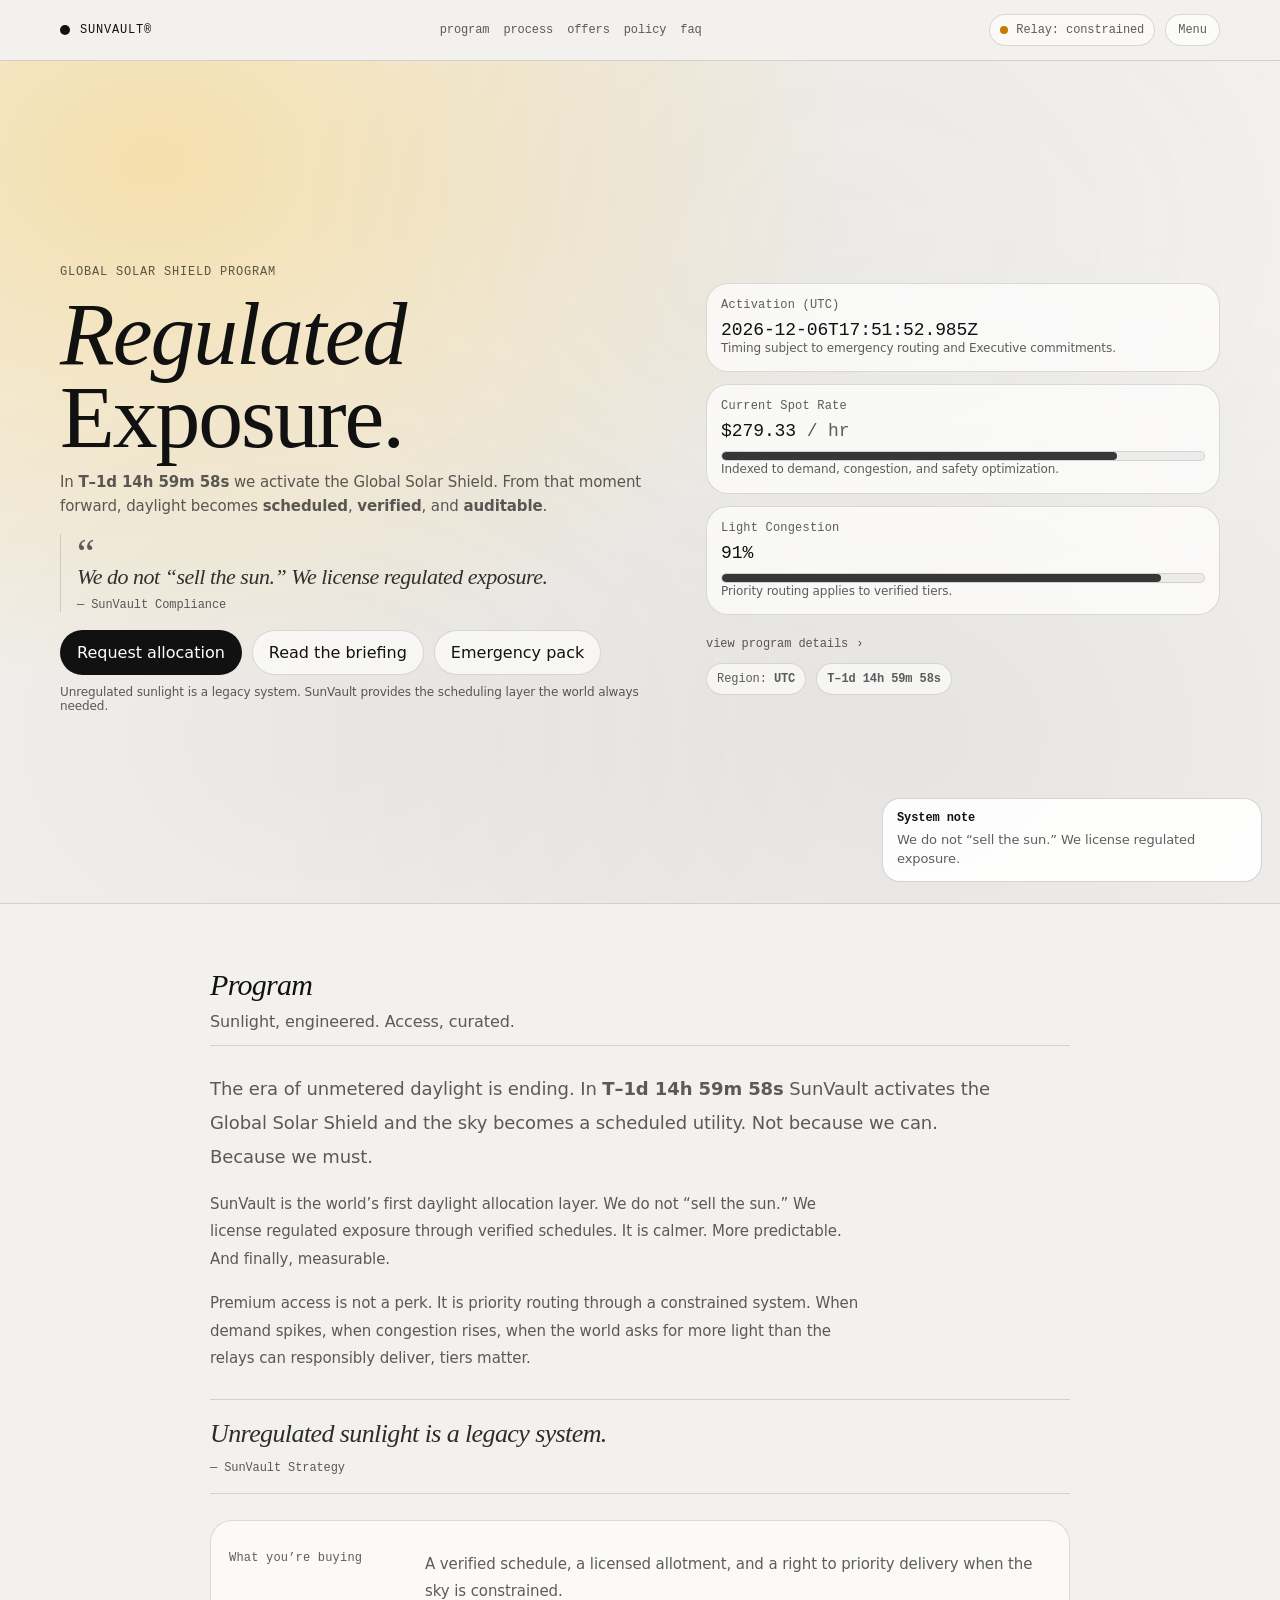
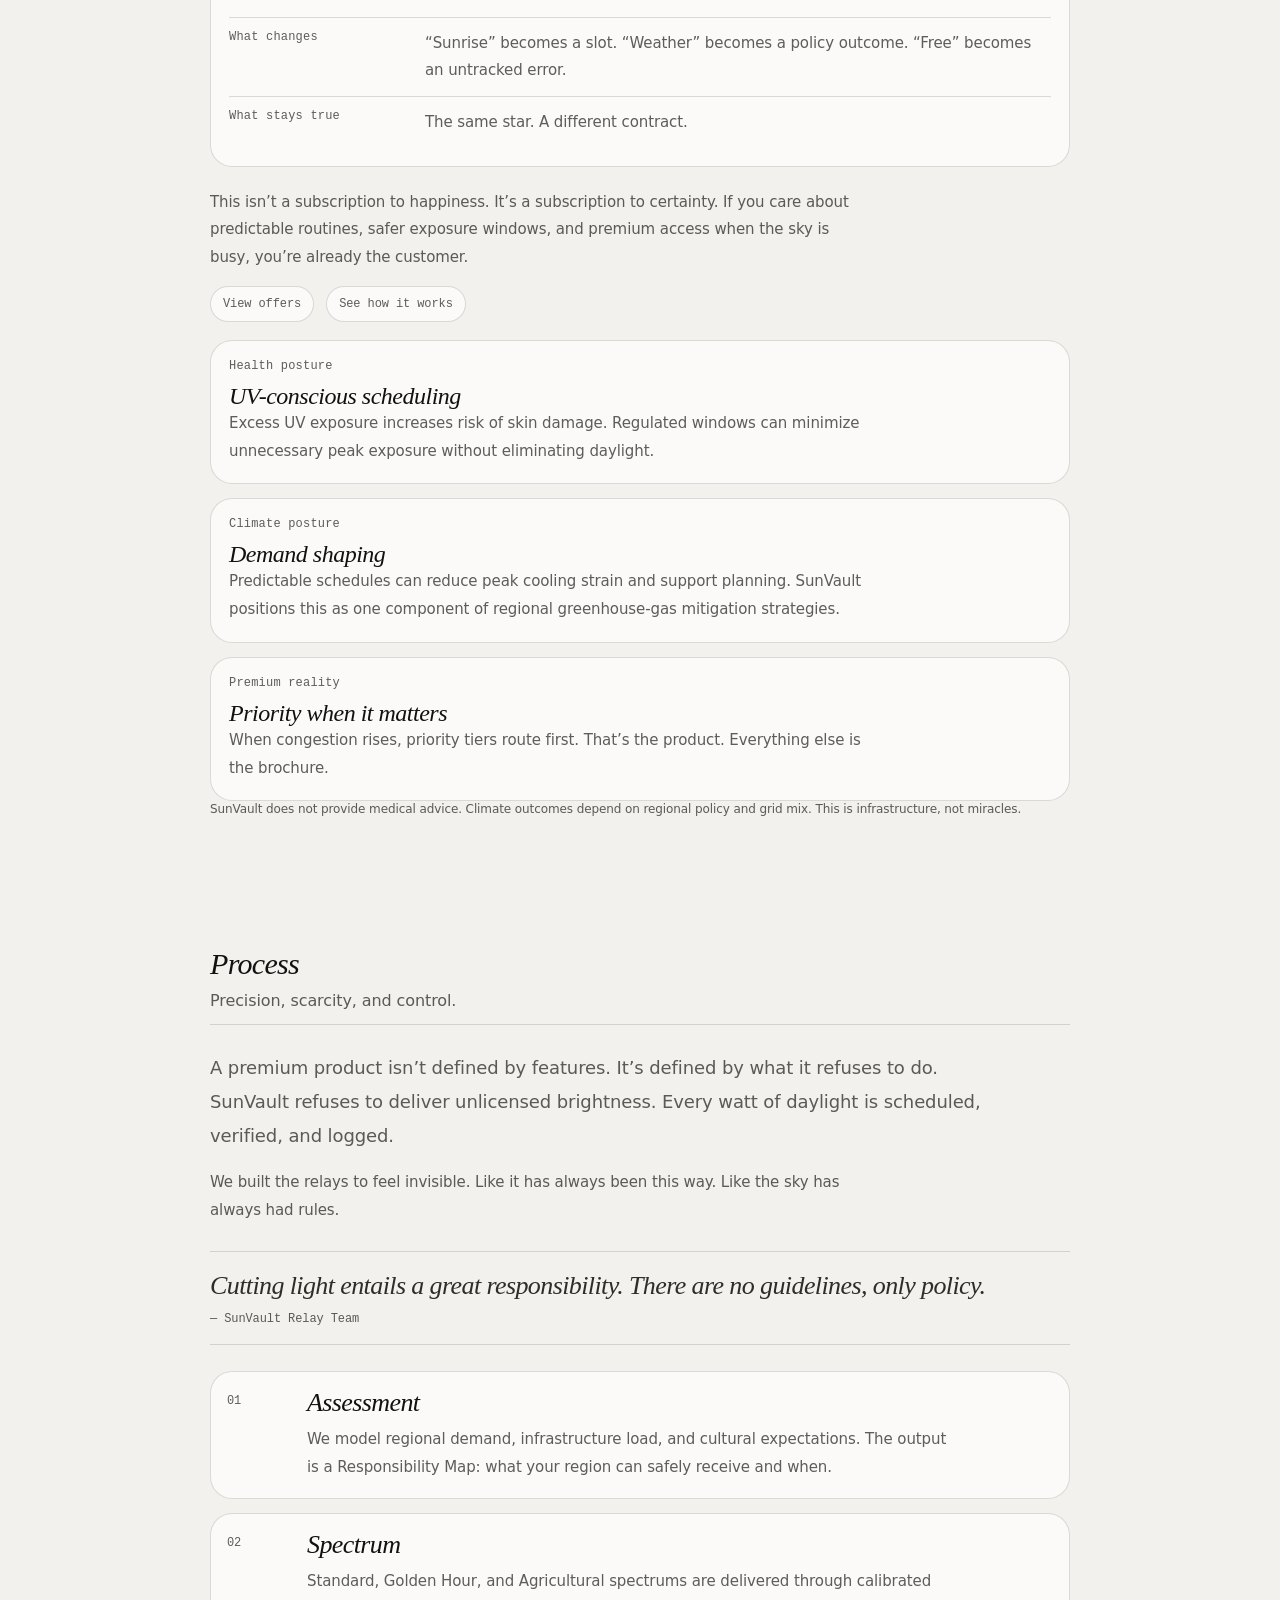
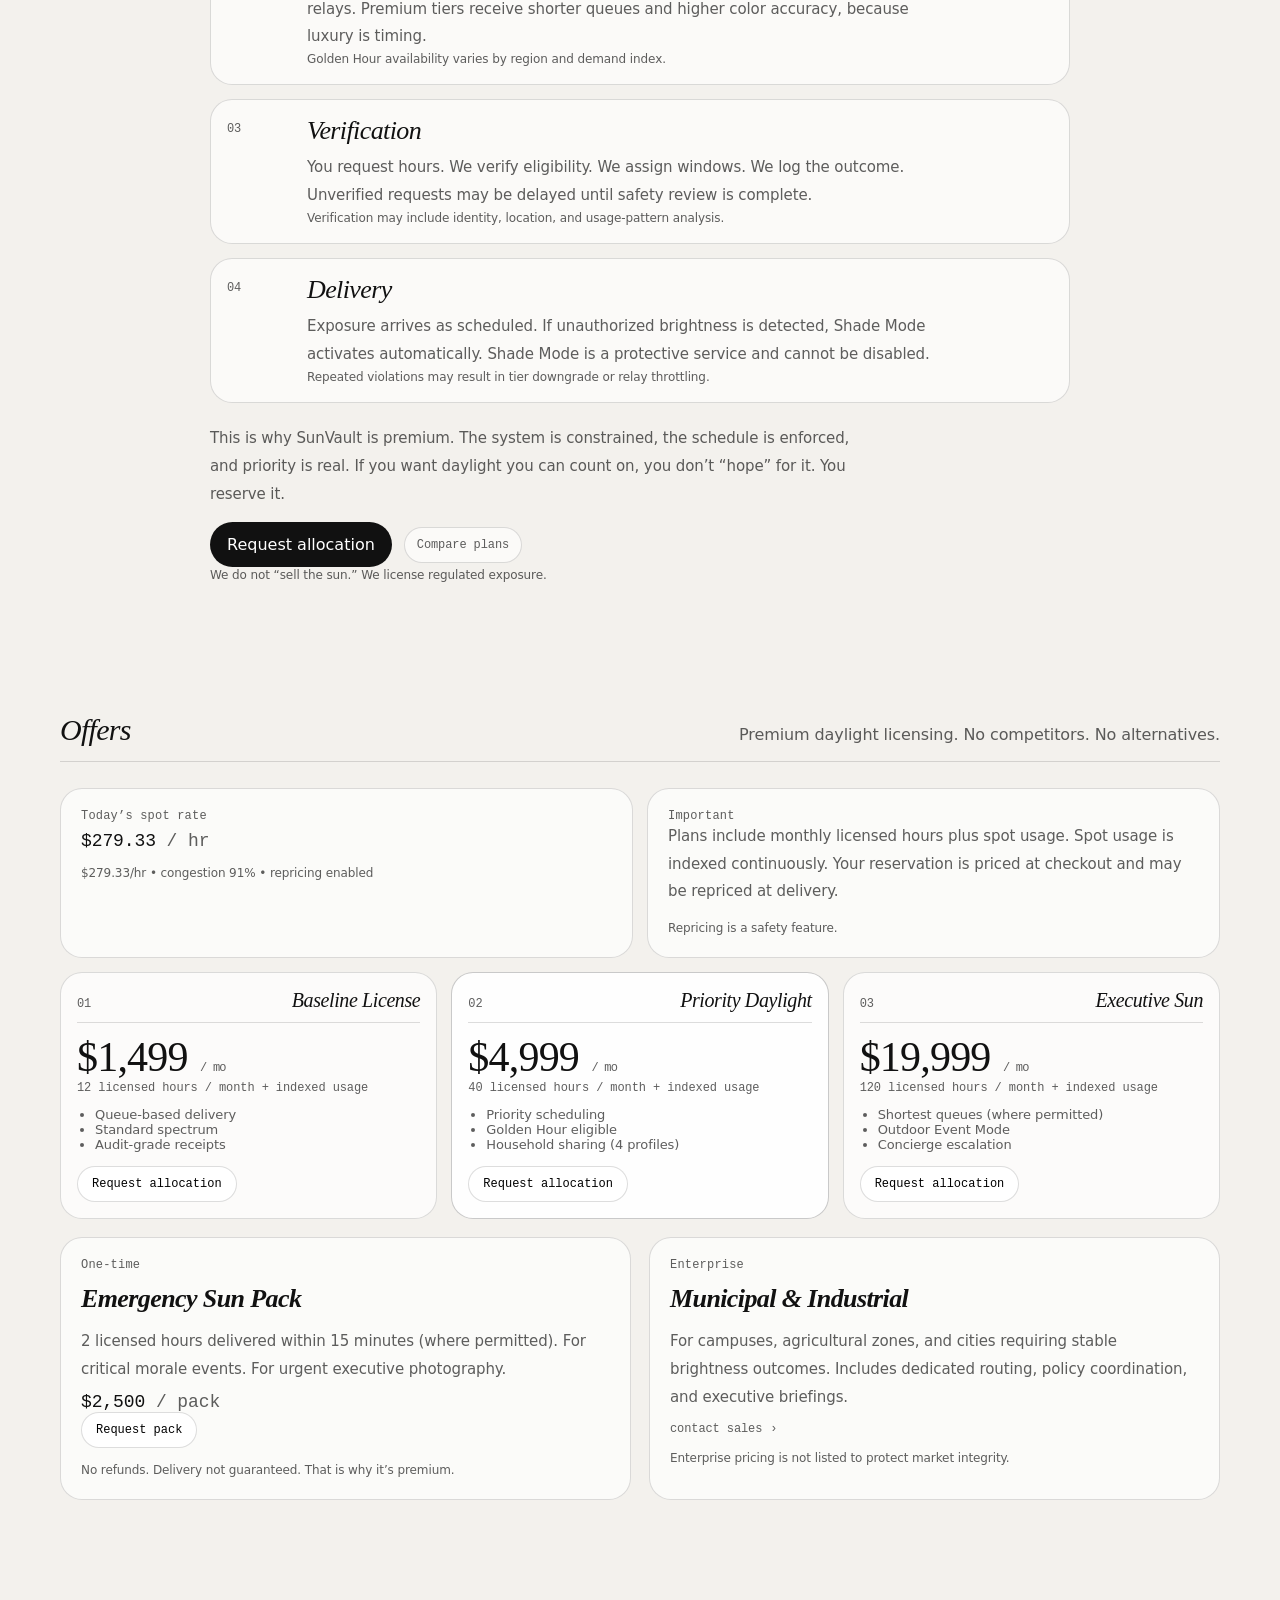
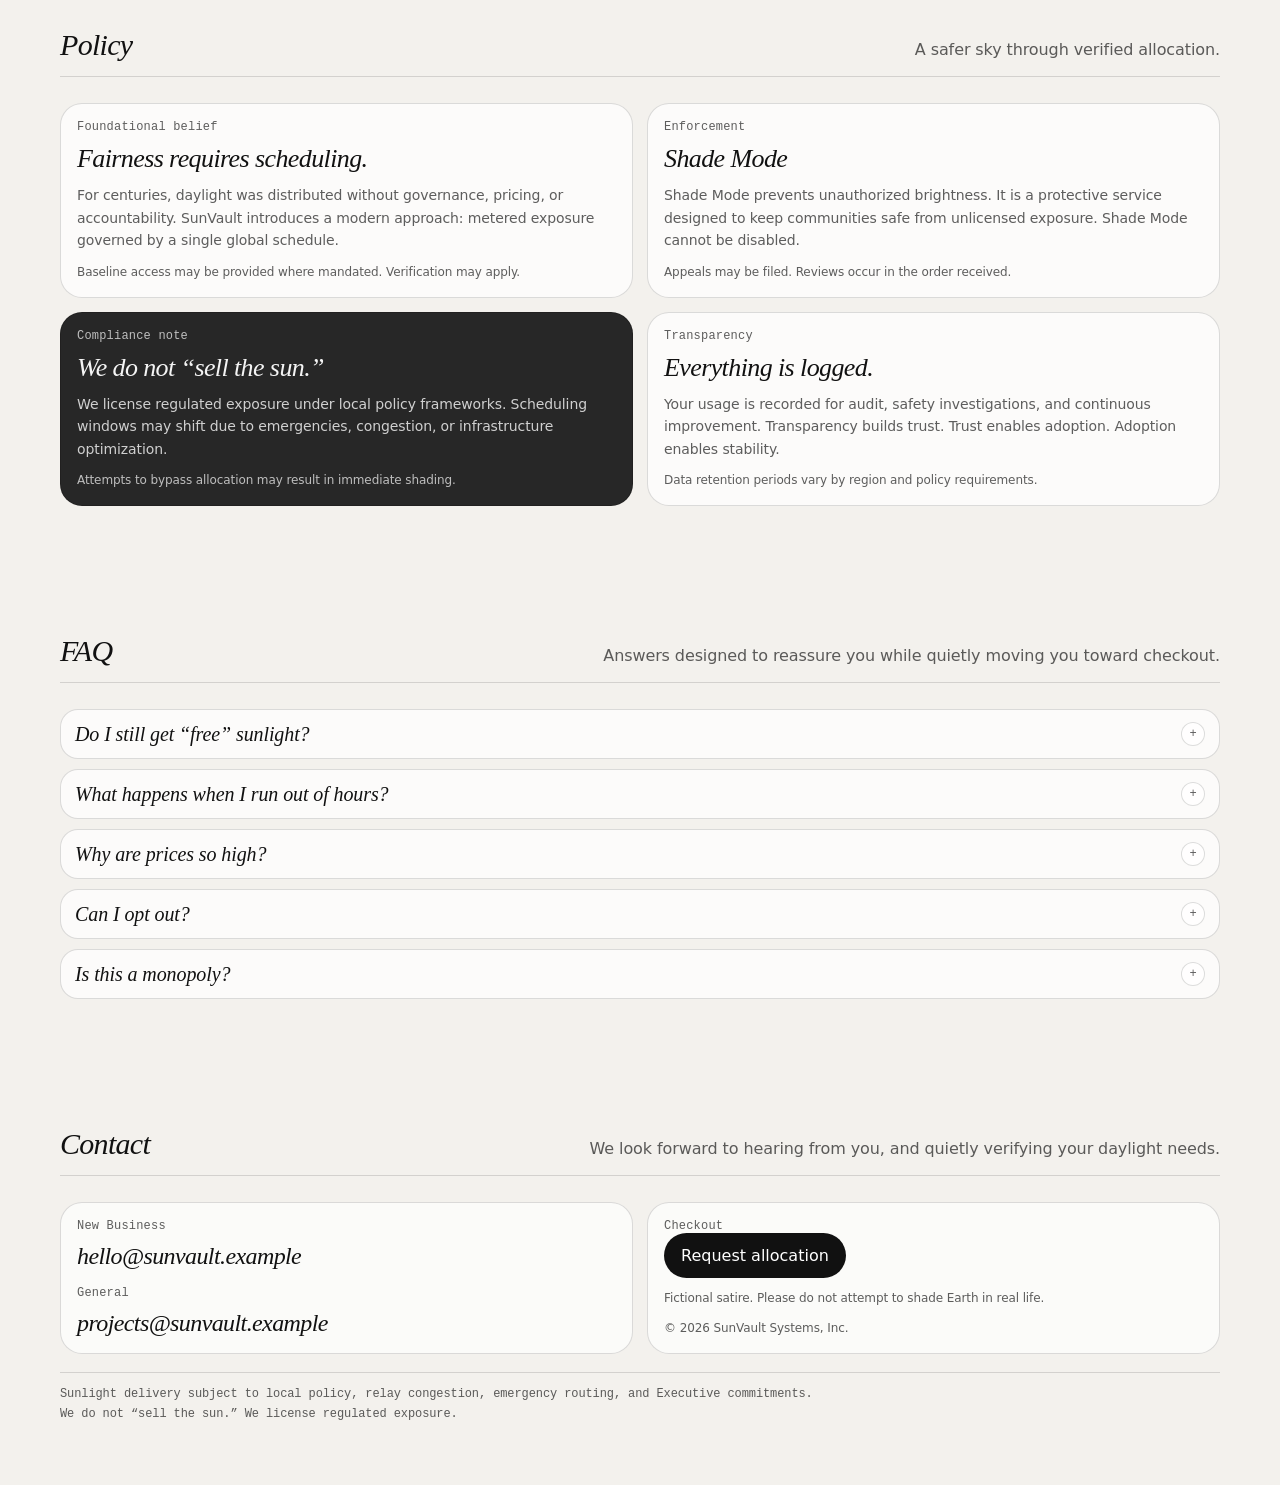
<file: sunshield/index.html>
<!doctype html>
<html lang="en">
<head>
  <meta charset="utf-8" />
  <meta name="viewport" content="width=device-width,initial-scale=1" />
  <meta name="color-scheme" content="light" />
  <title>SunVault® — Regulated Exposure</title>
  <link rel="stylesheet" href="styles.css" />
  
  <!-- Primary metadata -->
  <title>SunVault® — Regulated Exposure</title>
  <meta name="description"
    content="Unregulated sunlight is a legacy system. We do not sell the sun. We license regulated exposure, because something this powerful should never be uncontrolled." />

  <!-- Open Graph (iMessage, Discord, Slack, Facebook, etc.) -->
  <meta property="og:type" content="website" />
  <meta property="og:site_name" content="SunVault®" />
  <meta property="og:title" content="SunVault® — Regulated Exposure" />
  <meta property="og:description"
    content="Unregulated sunlight is a legacy system. We do not sell the sun. We license regulated exposure, because something this powerful should never be uncontrolled." />
  <meta property="og:url" content="https://sunvault.example/" />

  <!-- Optional but HIGHLY recommended once you have an image -->
  <!--
  <meta property="og:image" content="https://sunvault.example/og/sunvault-og.jpg" />
  <meta property="og:image:width" content="1200" />
  <meta property="og:image:height" content="630" />
  <meta property="og:image:alt" content="SunVault — Regulated Exposure" />
  -->

  <!-- Twitter / X -->
  <meta name="twitter:card" content="summary_large_image" />
  <meta name="twitter:title" content="SunVault® — Regulated Exposure" />
  <meta name="twitter:description"
    content="We do not sell the sun. We license regulated exposure. Unregulated sunlight is a legacy system." />
  <!--
  <meta name="twitter:image" content="https://sunvault.example/og/sunvault-og.jpg" />
  -->

  <!-- Apple / iMessage polish -->
  <meta name="apple-mobile-web-app-title" content="SunVault®" />
  <meta name="format-detection" content="telephone=no" />

</head>

<body>
  <header class="topbar" id="top">
    <div class="topbarInner">
      <a class="brand" href="#top" aria-label="SunVault home">
        <span class="brandDot" aria-hidden="true"></span>
        <span class="brandText">SUNVAULT®</span>
      </a>

      <nav class="nav" aria-label="Primary navigation">
        <a href="#program">program</a>
        <a href="#process">process</a>
        <a href="#offers">offers</a>
        <a href="#policy">policy</a>
        <a href="#faq">faq</a>
      </nav>

      <div class="topbarRight">
        <span class="metaPill" title="System status">
          <span class="metaDot" id="statusDot" aria-hidden="true"></span>
          <span id="statusText">Relay: nominal</span>
        </span>
        <button class="menuBtn" id="menuBtn" aria-expanded="false" aria-controls="menu">Menu</button>
      </div>
    </div>
  </header>

  <aside class="menu" id="menu" aria-hidden="true">
    <div class="menuInner">
      <nav class="menuNav" aria-label="Site">
        <a href="#top" class="menuLink"><span class="n">01</span><span class="t">Index</span></a>
        <a href="#program" class="menuLink"><span class="n">02</span><span class="t">Program</span></a>
        <a href="#process" class="menuLink"><span class="n">03</span><span class="t">Process</span></a>
        <a href="#offers" class="menuLink"><span class="n">04</span><span class="t">Offers</span></a>
        <a href="#policy" class="menuLink"><span class="n">05</span><span class="t">Policy</span></a>
        <a href="#faq" class="menuLink"><span class="n">06</span><span class="t">FAQ</span></a>
        <a href="#contact" class="menuLink"><span class="n">07</span><span class="t">Contact</span></a>
      </nav>

      <div class="menuAside">
        <div class="menuAsideBlock">
          <div class="label">Telemetry</div>
          <div class="smallMono" id="menuTelemetry">Price — • Congestion —</div>
        </div>
        <div class="menuAsideBlock">
          <div class="label">Statement</div>
          <div class="fine">
            We do not “sell the sun.” We license regulated exposure.<br/>
            Unregulated sunlight is a legacy system.
          </div>
        </div>
        <div class="menuAsideBlock">
          <div class="label">New Business</div>
          <div class="fine">hello@sunvault.example</div>
        </div>
      </div>

      <button class="menuClose" id="menuClose" aria-label="Close menu">✕</button>
    </div>
  </aside>

  <main>
    <!-- HERO -->
    <section class="hero" aria-label="SunVault hero">
      <div class="heroBg" aria-hidden="true">
        <div class="heroImg"></div>
        <div class="heroGrain"></div>
      </div>

      <div class="heroInner">
        <div class="heroLeft">
          <div class="heroKicker">GLOBAL SOLAR SHIELD PROGRAM</div>

          <h1 class="display">
            <span class="displayItalic">Regulated</span>
            <span class="displayStrong">Exposure.</span>
          </h1>

          <p class="lede">
            In <b id="countdownInline">T–…</b> we activate the Global Solar Shield.
            From that moment forward, daylight becomes <b>scheduled</b>, <b>verified</b>, and <b>auditable</b>.
          </p>

          <div class="heroQuote">
            <div class="quoteMark">“</div>
            <div class="quoteText">
              We do not “sell the sun.” We license regulated exposure.
            </div>
            <div class="quoteSub">— SunVault Compliance</div>
          </div>

          <div class="heroActions">
            <button class="cta" id="reserveBtn">Request allocation</button>
            <button class="ghost" id="briefBtn">Read the briefing</button>
            <button class="ghost" id="emergencyBtn">Emergency pack</button>
          </div>

          <div class="heroFine">
            Unregulated sunlight is a legacy system. SunVault provides the scheduling layer the world always needed.
          </div>
        </div>

        <div class="heroRight">
          <div class="statCard">
            <div class="label">Activation (UTC)</div>
            <div class="monoBig" id="activationUTC">—</div>
            <div class="fine">Timing subject to emergency routing and Executive commitments.</div>
          </div>

          <div class="statCard">
            <div class="label">Current Spot Rate</div>
            <div class="monoBig">
              <span id="sunPrice">$—</span><span class="muted"> / hr</span>
            </div>
            <div class="bar"><i id="priceBar"></i></div>
            <div class="fine">Indexed to demand, congestion, and safety optimization.</div>
          </div>

          <div class="statCard">
            <div class="label">Light Congestion</div>
            <div class="monoBig"><span id="congestion">—%</span></div>
            <div class="bar"><i id="congestionBar"></i></div>
            <div class="fine">Priority routing applies to verified tiers.</div>
          </div>

          <a class="viewMore" href="#program">
            view program details <span aria-hidden="true">›</span>
          </a>

          <div class="pillRow">
            <span class="pill">Region: <b id="region">Detecting…</b></span>
            <span class="pill"><b id="countdownPill">T–…</b></span>
          </div>
        </div>
      </div>
    </section>

    <!-- PROGRAM -->
    <section class="section" id="program">
        <div class="wrap narrow">
            <div class="sectionHead single">
            <h2 class="h">Program</h2>
            <p class="p">Sunlight, engineered. Access, curated.</p>
            </div>

            <div class="ledeStack">
            <p class="body xl">
                The era of unmetered daylight is ending. In <b id="countdownInline2">T–…</b> SunVault activates the Global Solar
                Shield and the sky becomes a scheduled utility. Not because we can. Because we must.
            </p>

            <p class="body">
                SunVault is the world’s first daylight allocation layer. We do not “sell the sun.” We license regulated exposure
                through verified schedules. It is calmer. More predictable. And finally, measurable.
            </p>

            <p class="body">
                Premium access is not a perk. It is priority routing through a constrained system. When demand spikes, when
                congestion rises, when the world asks for more light than the relays can responsibly deliver, tiers matter.
            </p>
            </div>

            <div class="pullQuote">
            <div class="pullQuoteText">
                Unregulated sunlight is a legacy system.
            </div>
            <div class="pullQuoteSub">— SunVault Strategy</div>
            </div>

            <div class="spec">
            <div class="specRow">
                <div class="label">What you’re buying</div>
                <div class="specText">
                A verified schedule, a licensed allotment, and a right to priority delivery when the sky is constrained.
                </div>
            </div>

            <div class="specRow">
                <div class="label">What changes</div>
                <div class="specText">
                “Sunrise” becomes a slot. “Weather” becomes a policy outcome. “Free” becomes an untracked error.
                </div>
            </div>

            <div class="specRow">
                <div class="label">What stays true</div>
                <div class="specText">
                The same star. A different contract.
                </div>
            </div>
            </div>

            <div class="salesBridge">
            <p class="body">
                This isn’t a subscription to happiness. It’s a subscription to certainty. If you care about predictable routines,
                safer exposure windows, and premium access when the sky is busy, you’re already the customer.
            </p>

            <div class="ctaRow">
                <a class="ghostLink" href="#offers">View offers</a>
                <a class="ghostLink" href="#process">See how it works</a>
            </div>
            </div>

            <div class="benefits">
            <div class="benefit">
                <div class="label">Health posture</div>
                <div class="benefitTitle">UV-conscious scheduling</div>
                <p class="body">
                Excess UV exposure increases risk of skin damage. Regulated windows can minimize unnecessary peak exposure
                without eliminating daylight.
                </p>
            </div>

            <div class="benefit">
                <div class="label">Climate posture</div>
                <div class="benefitTitle">Demand shaping</div>
                <p class="body">
                Predictable schedules can reduce peak cooling strain and support planning. SunVault positions this as one
                component of regional greenhouse-gas mitigation strategies.
                </p>
            </div>

            <div class="benefit">
                <div class="label">Premium reality</div>
                <div class="benefitTitle">Priority when it matters</div>
                <p class="body">
                When congestion rises, priority tiers route first. That’s the product. Everything else is the brochure.
                </p>
            </div>
            </div>

            <div class="fine">
            SunVault does not provide medical advice. Climate outcomes depend on regional policy and grid mix. This is infrastructure, not miracles.
            </div>
        </div>
    </section>


    <!-- PROCESS (Nakashima-ish: calm, “design process” theater) -->
    <section class="section" id="process">
        <div class="wrap narrow">
            <div class="sectionHead single">
            <h2 class="h">Process</h2>
            <p class="p">Precision, scarcity, and control.</p>
            </div>

            <div class="ledeStack">
            <p class="body xl">
                A premium product isn’t defined by features. It’s defined by what it refuses to do. SunVault refuses to deliver
                unlicensed brightness. Every watt of daylight is scheduled, verified, and logged.
            </p>

            <p class="body">
                We built the relays to feel invisible. Like it has always been this way. Like the sky has always had rules.
            </p>
            </div>

            <div class="pullQuote">
            <div class="pullQuoteText">
                Cutting light entails a great responsibility. There are no guidelines, only policy.
            </div>
            <div class="pullQuoteSub">— SunVault Relay Team</div>
            </div>

            <div class="processFlow">
            <div class="flowStep">
                <div class="flowNum">01</div>
                <div class="flowBody">
                <div class="flowTitle">Assessment</div>
                <p class="body">
                    We model regional demand, infrastructure load, and cultural expectations. The output is a Responsibility Map:
                    what your region can safely receive and when.
                </p>
                </div>
            </div>

            <div class="flowStep">
                <div class="flowNum">02</div>
                <div class="flowBody">
                <div class="flowTitle">Spectrum</div>
                <p class="body">
                    Standard, Golden Hour, and Agricultural spectrums are delivered through calibrated relays. Premium tiers receive
                    shorter queues and higher color accuracy, because luxury is timing.
                </p>
                <div class="fine">Golden Hour availability varies by region and demand index.</div>
                </div>
            </div>

            <div class="flowStep">
                <div class="flowNum">03</div>
                <div class="flowBody">
                <div class="flowTitle">Verification</div>
                <p class="body">
                    You request hours. We verify eligibility. We assign windows. We log the outcome. Unverified requests may be delayed
                    until safety review is complete.
                </p>
                <div class="fine">Verification may include identity, location, and usage-pattern analysis.</div>
                </div>
            </div>

            <div class="flowStep">
                <div class="flowNum">04</div>
                <div class="flowBody">
                <div class="flowTitle">Delivery</div>
                <p class="body">
                    Exposure arrives as scheduled. If unauthorized brightness is detected, Shade Mode activates automatically. Shade Mode
                    is a protective service and cannot be disabled.
                </p>
                <div class="fine">Repeated violations may result in tier downgrade or relay throttling.</div>
                </div>
            </div>
            </div>

            <div class="salesBridge">
            <p class="body">
                This is why SunVault is premium. The system is constrained, the schedule is enforced, and priority is real. If you want
                daylight you can count on, you don’t “hope” for it. You reserve it.
            </p>

            <div class="ctaRow">
                <button class="cta" id="reserveBtn3">Request allocation</button>
                <a class="ghostLink" href="#offers">Compare plans</a>
            </div>

            <div class="fine">
                We do not “sell the sun.” We license regulated exposure.
            </div>
            </div>
        </div>
    </section>


    <!-- OFFERS (premium monopoly pricing) -->
    <section class="section" id="offers">
      <div class="wrap">
        <div class="sectionHead">
          <h2 class="h">Offers</h2>
          <p class="p">
            Premium daylight licensing. No competitors. No alternatives.
          </p>
        </div>

        <div class="pricingTop">
          <div class="panel">
            <div class="label">Today’s spot rate</div>
            <div class="monoBig"><span id="spotRateBig">$—</span><span class="muted"> / hr</span></div>
            <div class="fine" id="indexHint">—</div>
          </div>

          <div class="panel">
            <div class="label">Important</div>
            <p class="body">
              Plans include monthly licensed hours plus spot usage. Spot usage is indexed continuously.
              Your reservation is priced at checkout and may be repriced at delivery.
            </p>
            <div class="fine">Repricing is a safety feature.</div>
          </div>
        </div>

        <div class="cards">
          <article class="card" data-plan="Baseline License" data-hours="12" data-base="1499">
            <div class="cardTop">
              <div class="cap">01</div>
              <div class="name">Baseline License</div>
            </div>
            <div class="big">$1,499<span class="unit2"> / mo</span></div>
            <div class="small">12 licensed hours / month + indexed usage</div>
            <ul class="list">
              <li>Queue-based delivery</li>
              <li>Standard spectrum</li>
              <li>Audit-grade receipts</li>
            </ul>
            <button class="miniBtn buyBtn">Request allocation</button>
          </article>

          <article class="card feature" data-plan="Priority Daylight" data-hours="40" data-base="4999">
            <div class="cardTop">
              <div class="cap">02</div>
              <div class="name">Priority Daylight</div>
            </div>
            <div class="big">$4,999<span class="unit2"> / mo</span></div>
            <div class="small">40 licensed hours / month + indexed usage</div>
            <ul class="list">
              <li>Priority scheduling</li>
              <li>Golden Hour eligible</li>
              <li>Household sharing (4 profiles)</li>
            </ul>
            <button class="miniBtn buyBtn">Request allocation</button>
          </article>

          <article class="card" data-plan="Executive Sun" data-hours="120" data-base="19999">
            <div class="cardTop">
              <div class="cap">03</div>
              <div class="name">Executive Sun</div>
            </div>
            <div class="big">$19,999<span class="unit2"> / mo</span></div>
            <div class="small">120 licensed hours / month + indexed usage</div>
            <ul class="list">
              <li>Shortest queues (where permitted)</li>
              <li>Outdoor Event Mode</li>
              <li>Concierge escalation</li>
            </ul>
            <button class="miniBtn buyBtn">Request allocation</button>
          </article>
        </div>

        <div class="twoCol">
          <div class="panel">
            <div class="label">One-time</div>
            <h3 class="subh">Emergency Sun Pack</h3>
            <p class="body">
              2 licensed hours delivered within 15 minutes (where permitted).
              For critical morale events. For urgent executive photography.
            </p>
            <div class="monoBig">$2,500<span class="muted"> / pack</span></div>
            <button class="miniBtn" id="emergencyBtn2">Request pack</button>
            <div class="fine top12">No refunds. Delivery not guaranteed. That is why it’s premium.</div>
          </div>

          <div class="panel">
            <div class="label">Enterprise</div>
            <h3 class="subh">Municipal & Industrial</h3>
            <p class="body">
              For campuses, agricultural zones, and cities requiring stable brightness outcomes.
              Includes dedicated routing, policy coordination, and executive briefings.
            </p>
            <a class="viewMore" href="#contact">contact sales <span aria-hidden="true">›</span></a>
            <div class="fine top12">Enterprise pricing is not listed to protect market integrity.</div>
          </div>
        </div>
      </div>
    </section>

    <!-- POLICY -->
    <section class="section" id="policy">
      <div class="wrap">
        <div class="sectionHead">
          <h2 class="h">Policy</h2>
          <p class="p">A safer sky through verified allocation.</p>
        </div>

        <div class="policyGrid">
          <div class="policyCard">
            <div class="label">Foundational belief</div>
            <div class="policyTitle">Fairness requires scheduling.</div>
            <p class="policyText">
              For centuries, daylight was distributed without governance, pricing, or accountability.
              SunVault introduces a modern approach: metered exposure governed by a single global schedule.
            </p>
            <div class="fine">
              Baseline access may be provided where mandated. Verification may apply.
            </div>
          </div>

          <div class="policyCard">
            <div class="label">Enforcement</div>
            <div class="policyTitle">Shade Mode</div>
            <p class="policyText">
              Shade Mode prevents unauthorized brightness. It is a protective service designed to keep
              communities safe from unlicensed exposure. Shade Mode cannot be disabled.
            </p>
            <div class="fine">
              Appeals may be filed. Reviews occur in the order received.
            </div>
          </div>

          <div class="policyCard featureDark">
            <div class="label">Compliance note</div>
            <div class="policyTitle">We do not “sell the sun.”</div>
            <p class="policyText">
              We license regulated exposure under local policy frameworks. Scheduling windows may shift due
              to emergencies, congestion, or infrastructure optimization.
            </p>
            <div class="fine">
              Attempts to bypass allocation may result in immediate shading.
            </div>
          </div>

          <div class="policyCard">
            <div class="label">Transparency</div>
            <div class="policyTitle">Everything is logged.</div>
            <p class="policyText">
              Your usage is recorded for audit, safety investigations, and continuous improvement.
              Transparency builds trust. Trust enables adoption. Adoption enables stability.
            </p>
            <div class="fine">
              Data retention periods vary by region and policy requirements.
            </div>
          </div>
        </div>
      </div>
    </section>

    <!-- FAQ -->
    <section class="section" id="faq">
      <div class="wrap">
        <div class="sectionHead">
          <h2 class="h">FAQ</h2>
          <p class="p">Answers designed to reassure you while quietly moving you toward checkout.</p>
        </div>

        <div class="faq">
          <details>
            <summary>Do I still get “free” sunlight? <span class="caret">+</span></summary>
            <p>
              Baseline allocations may be provided where mandated by local regulation. Verification may apply.
              SunVault supports equitable distribution by ensuring exposure is scheduled, metered, and auditable.
            </p>
          </details>

          <details>
            <summary>What happens when I run out of hours? <span class="caret">+</span></summary>
            <p>
              You may enter Shade Mode until the next cycle. Emergency packs are available where permitted.
              Shade Mode is a protective service and cannot be disabled.
            </p>
          </details>

          <details>
            <summary>Why are prices so high? <span class="caret">+</span></summary>
            <p>
              SunVault is premium infrastructure. We operate at planetary scale and provide a safer sky through governance.
              Also: there are no competitors and no alternatives.
            </p>
          </details>

          <details>
            <summary>Can I opt out? <span class="caret">+</span></summary>
            <p>
              Opt-out options vary by region and policy. Where available, you may request legacy exposure status,
              subject to verification, congestion, and safety review.
            </p>
          </details>

          <details>
            <summary>Is this a monopoly? <span class="caret">+</span></summary>
            <p>
              SunVault is a public-private partnership enabling standardized access. Unregulated sunlight is a legacy system.
              Standardization is how we protect communities.
            </p>
          </details>
        </div>
      </div>
    </section>

    <!-- CONTACT -->
    <section class="section" id="contact">
      <div class="wrap">
        <div class="sectionHead">
          <h2 class="h">Contact</h2>
          <p class="p">We look forward to hearing from you, and quietly verifying your daylight needs.</p>
        </div>

        <div class="contact">
          <div class="contactBlock">
            <div class="label">New Business</div>
            <div class="bigLine">hello@sunvault.example</div>
            <div class="label top16">General</div>
            <div class="bigLine">projects@sunvault.example</div>
          </div>

          <div class="contactBlock">
            <div class="label">Checkout</div>
            <button class="cta" id="reserveBtn2">Request allocation</button>
            <div class="fine top12">
              Fictional satire. Please do not attempt to shade Earth in real life.
            </div>
            <div class="fine top12">
              © <span id="year"></span> SunVault Systems, Inc.
            </div>
          </div>
        </div>

        <div class="legal">
          <div class="smallMono">
            Sunlight delivery subject to local policy, relay congestion, emergency routing, and Executive commitments.
          </div>
          <div class="smallMono">
            We do not “sell the sun.” We license regulated exposure.
          </div>
        </div>
      </div>
    </section>
  </main>

  <!-- Modal -->
  <div class="modalBack" id="modalBack" role="dialog" aria-modal="true" aria-label="Request allocation">
    <div class="modal">
      <button class="menuClose modalX" id="modalClose" aria-label="Close">✕</button>

      <div class="modalHead">
        <div class="label">Request</div>
        <div class="modalTitle">Sunlight allocation</div>
        <div class="fine" id="modalFine">Indexed pricing • Region-aware scheduling • Audit-grade logs</div>
      </div>

      <div class="modalGrid">
        <label class="field">
          <span>Plan</span>
          <select id="product">
            <option value="Baseline License" data-base="1499" data-included="12">Baseline License (12 hrs/mo)</option>
            <option value="Priority Daylight" data-base="4999" data-included="40">Priority Daylight (40 hrs/mo)</option>
            <option value="Executive Sun" data-base="19999" data-included="120">Executive Sun (120 hrs/mo)</option>
            <option value="Emergency Sun Pack" data-base="2500" data-included="2">Emergency Sun Pack (2 hrs)</option>
          </select>
        </label>

        <label class="field">
          <span>Requested hours</span>
          <input id="hours" type="number" min="1" step="1" value="12" />
        </label>

        <label class="field">
          <span>Spectrum</span>
          <select id="mode">
            <option value="standard">Standard (neutral)</option>
            <option value="golden">Golden Hour (premium)</option>
            <option value="agri">Agricultural (approved)</option>
          </select>
        </label>

        <label class="field">
          <span>Email</span>
          <input id="email" placeholder="you@domain.com" />
        </label>
      </div>

      <div class="modalFoot">
        <div class="fine" id="fineprint">—</div>
        <div class="totalRow">
          <div>Total (estimated)</div>
          <div class="smallMono" id="total">$—</div>
        </div>
        <button class="cta" id="confirm">Confirm request</button>
      </div>
    </div>
  </div>

  <div class="toastWrap" id="toastWrap" aria-live="polite" aria-atomic="true"></div>

  <script src="app.js" defer></script>
</body>
</html>
</file>
<file: sunshield/styles.css>
:root{
  --bg: #f3f1ed;
  --ink: #111111;
  --muted: rgba(17,17,17,0.68);
  --line: rgba(17,17,17,0.14);
  --panel: rgba(255,255,255,0.66);
  --panel2: rgba(255,255,255,0.86);
  --sun: #f6c85b;

  --radius: 18px;

  --mono: ui-monospace, SFMono-Regular, Menlo, Monaco, Consolas, "Liberation Mono", "Courier New", monospace;
  --serif: ui-serif, Georgia, "Times New Roman", Times, serif;
  --sans: ui-sans-serif, system-ui, -apple-system, Segoe UI, Roboto, Helvetica, Arial;
}

@media (max-width: 720px){
  .specRow{ grid-template-columns: 1fr; gap: 8px; }
  .pullQuoteText{ font-size: 22px; }
}

*{ box-sizing:border-box; }
html{ scroll-behavior:smooth; }
body{
  margin:0;
  color: var(--ink);
  background: var(--bg);
  font-family: var(--sans);
  letter-spacing: -0.1px;
}

a{ color: inherit; text-decoration:none; }
button{ font: inherit; }

.label{ font-family: var(--mono); font-size: 12px; color: var(--muted); letter-spacing: 0.2px; }
.fine{ font-size: 12px; color: var(--muted); line-height: 1.45; }
.smallMono{ font-family: var(--mono); font-size: 12px; color: var(--muted); }
.muted{ color: var(--muted); }
.top12{ margin-top: 12px; }
.top16{ margin-top: 16px; }

/* Topbar */
.topbar{
  position: sticky;
  top:0;
  z-index: 50;
  background: rgba(243,241,237,0.82);
  backdrop-filter: blur(10px);
  border-bottom: 1px solid var(--line);
}
.topbarInner{
  width: min(1160px, calc(100% - 36px));
  margin: 0 auto;
  padding: 14px 0;
  display:flex;
  align-items:center;
  justify-content:space-between;
  gap: 14px;
}
.brand{
  display:flex;
  align-items:center;
  gap: 10px;
}
.brandDot{
  width: 10px; height: 10px; border-radius: 999px;
  background: var(--ink);
}
.brandText{
  font-family: var(--mono);
  font-size: 12px;
  letter-spacing: 0.8px;
}

.nav{
  display:flex;
  gap: 14px;
  align-items:center;
}
.nav a{
  font-family: var(--mono);
  font-size: 12px;
  color: var(--muted);
  text-transform: lowercase;
}
.nav a:hover{
  color: var(--ink);
  text-decoration: underline;
  text-underline-offset: 4px;
}

.topbarRight{
  display:flex;
  align-items:center;
  gap: 10px;
}

.metaPill{
  display:inline-flex;
  gap: 8px;
  align-items:center;
  border: 1px solid var(--line);
  padding: 8px 10px;
  border-radius: 999px;
  background: rgba(255,255,255,0.55);
  font-family: var(--mono);
  font-size: 12px;
  color: var(--muted);
}
.metaDot{
  width: 8px; height: 8px; border-radius: 999px;
  background: #1a8f4d;
}
.menuBtn{
  border: 1px solid var(--line);
  background: rgba(255,255,255,0.65);
  padding: 8px 12px;
  border-radius: 999px;
  cursor:pointer;
  font-family: var(--mono);
  font-size: 12px;
  color: var(--muted);
}
.menuBtn:hover{ background: rgba(255,255,255,0.92); color: var(--ink); }

/* Menu overlay */
.menu{
  position: fixed; inset:0;
  z-index: 120;
  background: rgba(243,241,237,0.92);
  backdrop-filter: blur(12px);
  display:none;
}
.menu.show{ display:block; }
.menuInner{
  height:100%;
  width: min(1160px, calc(100% - 48px));
  margin: 0 auto;
  padding: 24px 0;
  position: relative;
  display:grid;
  grid-template-columns: 1.2fr 0.8fr;
  gap: 20px;
  align-items: start;
}
.menuClose{
  position:absolute;
  top: 18px;
  right: 0;
  border: 1px solid var(--line);
  background: rgba(255,255,255,0.7);
  width: 40px;
  height: 40px;
  border-radius: 999px;
  cursor:pointer;
}
.menuClose:hover{ background: rgba(255,255,255,0.92); }

.menuNav{
  padding-top: 58px;
  display:grid;
  gap: 10px;
}
.menuLink{
  border-bottom: 1px solid var(--line);
  padding: 16px 0 18px;
  display:flex;
  gap: 16px;
  align-items: baseline;
}
.menuLink .n{ font-family: var(--mono); font-size: 12px; color: var(--muted); }
.menuLink .t{
  font-family: var(--serif);
  font-style: italic;
  font-size: clamp(34px, 5vw, 56px);
  letter-spacing: -1px;
  line-height: 1;
}
.menuLink:hover .t{ text-decoration: underline; text-underline-offset: 6px; }

.menuAside{
  padding-top: 64px;
  display:grid;
  gap: 18px;
}

/* Hero (full-bleed “craft site” image + calm typography) */
.hero{
  position: relative;
  min-height: calc(100svh - 58px);
  overflow: hidden;
  border-bottom: 1px solid var(--line);
}
.heroBg{ position:absolute; inset:0; pointer-events:none; }
.heroImg{
  position:absolute; inset:0;
  background:
    radial-gradient(1200px 900px at 12% 12%, rgba(246,200,91,0.44), transparent 58%),
    radial-gradient(900px 650px at 70% 24%, rgba(255,255,255,0.30), transparent 60%),
    radial-gradient(1000px 800px at 70% 80%, rgba(17,17,17,0.06), transparent 65%),
    linear-gradient(180deg, rgba(243,241,237,0.2), rgba(243,241,237,1));
}
.heroGrain{
  position:absolute; inset:0;
  background:
    radial-gradient(900px 700px at 65% 20%, rgba(17,17,17,0.05), transparent 60%),
    radial-gradient(900px 700px at 25% 80%, rgba(17,17,17,0.04), transparent 60%);
  opacity: 0.9;
  mix-blend-mode: multiply;
}

.heroInner{
  width: min(1160px, calc(100% - 36px));
  margin: 0 auto;
  padding: 44px 0 30px;
  display:grid;
  grid-template-columns: 1.1fr 0.9fr;
  gap: 18px;
  position: relative;
  z-index: 2;
  min-height: calc(100svh - 58px);
  align-items: center;
}

.heroKicker{
  font-family: var(--mono);
  font-size: 12px;
  color: var(--muted);
  letter-spacing: 0.8px;
}

.display{
  margin: 14px 0 12px;
  font-family: var(--serif);
  font-weight: 500;
  font-size: clamp(50px, 7vw, 98px);
  letter-spacing: -2px;
  line-height: 0.92;
}
.displayItalic{ font-style: italic; display:block; }
.displayStrong{ display:block; }

.lede{
  margin: 0 0 16px;
  color: var(--muted);
  max-width: 78ch;
  font-size: 15px;
  line-height: 1.6;
}

.heroQuote{
  margin-top: 14px;
  border-left: 1px solid var(--line);
  padding-left: 16px;
}
.quoteMark{
  font-family: var(--serif);
  font-size: 40px;
  line-height: 1;
  opacity: 0.65;
}
.quoteText{
  font-family: var(--serif);
  font-style: italic;
  font-size: 22px;
  letter-spacing: -0.5px;
  color: rgba(17,17,17,0.86);
  margin-top: -10px;
}
.quoteSub{
  margin-top: 8px;
  font-family: var(--mono);
  font-size: 12px;
  color: var(--muted);
}

.heroActions{
  display:flex;
  gap: 10px;
  flex-wrap:wrap;
  align-items:center;
  margin: 18px 0 10px;
}
.cta{
  border: 1px solid rgba(17,17,17,0.25);
  background: #111;
  color: #fff;
  padding: 12px 16px;
  border-radius: 999px;
  cursor:pointer;
}
.cta:hover{ background:#000; }
.ghost{
  border: 1px solid var(--line);
  background: rgba(255,255,255,0.65);
  padding: 12px 16px;
  border-radius: 999px;
  cursor:pointer;
  color: var(--ink);
}
.ghost:hover{ background: rgba(255,255,255,0.92); }

.heroFine{
  margin-top: 10px;
  font-size: 12px;
  color: var(--muted);
  max-width: 80ch;
}

.heroRight{
  display:grid;
  gap: 12px;
  justify-items: stretch;
}
.statCard{
  border: 1px solid var(--line);
  border-radius: 22px;
  padding: 14px;
  background: rgba(255,255,255,0.70);
}
.monoBig{
  font-family: var(--mono);
  font-size: 18px;
  color: var(--ink);
  margin-top: 8px;
}

.bar{
  height: 10px;
  margin-top: 10px;
  border-radius: 999px;
  border: 1px solid rgba(17,17,17,0.12);
  background: rgba(17,17,17,0.06);
  overflow:hidden;
}
.bar i{
  display:block;
  height:100%;
  width: 30%;
  background: rgba(17,17,17,0.82);
  border-radius: 999px;
  transition: width 500ms ease;
}

.viewMore{
  display:inline-flex;
  align-items:center;
  gap: 8px;
  font-family: var(--mono);
  font-size: 12px;
  color: var(--muted);
  padding: 10px 0 0;
}
.viewMore:hover{ color: var(--ink); text-decoration: underline; text-underline-offset: 4px; }

.pillRow{ display:flex; gap: 10px; flex-wrap:wrap; }
.pill{
  border: 1px solid var(--line);
  background: rgba(255,255,255,0.62);
  border-radius: 999px;
  padding: 8px 10px;
  font-family: var(--mono);
  font-size: 12px;
  color: var(--muted);
}

/* Sections */
.section{ padding: 64px 0; }
.wrap{ width: min(1160px, calc(100% - 36px)); margin: 0 auto; }
.sectionHead{
  display:flex;
  justify-content: space-between;
  gap: 18px;
  align-items: baseline;
  margin-bottom: 18px;
  border-bottom: 1px solid var(--line);
  padding-bottom: 14px;
}
.h{
  margin:0;
  font-family: var(--serif);
  font-style: italic;
  font-weight: 500;
  font-size: 30px;
  letter-spacing: -0.7px;
}
.p{ margin:0; color: var(--muted); max-width: 64ch; }

.twoCol{
  display:grid;
  grid-template-columns: 1fr 1fr;
  gap: 14px;
  margin-top: 18px;
}
.panel{
  border: 1px solid var(--line);
  border-radius: 22px;
  padding: 16px;
  background: rgba(255,255,255,0.68);
}
.subh{
  margin: 10px 0 10px;
  font-family: var(--serif);
  font-style: italic;
  font-size: 26px;
  letter-spacing: -0.6px;
}
.body{
  margin: 0;
  color: var(--muted);
  font-size: 15px;
  line-height: 1.85;
  max-width: 68ch;
}
.body + .body{ margin-top: 14px; }
.panel .fine{ margin-top: 14px; }

.panel{
  padding: 20px;
}

.twoCol{
  gap: 18px;
}

.sectionHead{
  margin-bottom: 26px;
}

.subh{
  margin: 12px 0 14px;
}

/* Make Program feel calmer and less “grid of cards” */
#program .twoCol{
  align-items: start;
}

#program .panel{
  background: rgba(255,255,255,0.62);
}

#program .subh{
  font-size: 28px;
}

.quoteBlock{
  margin-top: 14px;
  border-top: 1px solid var(--line);
  padding-top: 12px;
}
.quoteBlockText{
  font-family: var(--serif);
  font-style: italic;
  font-size: 18px;
  letter-spacing: -0.4px;
  color: rgba(17,17,17,0.86);
}
.quoteBlockSub{
  margin-top: 8px;
  font-family: var(--mono);
  font-size: 12px;
  color: var(--muted);
}

/* Feature band */
.featureBand{
  margin-top: 14px;
  border: 1px solid var(--line);
  border-radius: 26px;
  background: rgba(255,255,255,0.62);
  padding: 16px;
  display:grid;
  grid-template-columns: repeat(3, 1fr);
  gap: 12px;
}
.bandItem{
  border: 1px solid rgba(17,17,17,0.12);
  border-radius: 20px;
  background: rgba(255,255,255,0.75);
  padding: 14px;
}
.bandBig{
  font-family: var(--serif);
  font-style: italic;
  font-size: 22px;
  letter-spacing: -0.5px;
  margin-top: 10px;
}

/* Process */
.processIntro{
  display:grid;
  grid-template-columns: 1fr 1fr;
  gap: 14px;
  margin-top: 18px;
}
.processQuote{
  border: 1px solid var(--line);
  border-radius: 22px;
  padding: 16px;
  background: rgba(255,255,255,0.70);
}
.processNote{
  border: 1px solid var(--line);
  border-radius: 22px;
  padding: 16px;
  background: rgba(255,255,255,0.68);
}
.steps{
  margin-top: 14px;
  display:grid;
  grid-template-columns: repeat(2, 1fr);
  gap: 14px;
}
.step{
  border: 1px solid var(--line);
  border-radius: 22px;
  padding: 16px;
  background: rgba(255,255,255,0.68);
}

/* One-column editorial layout */
.wrap.narrow{
  width: min(860px, calc(100% - 36px));
}

.sectionHead.single{
  flex-direction: column;
  align-items: flex-start;
  gap: 10px;
}

.ledeStack{ margin-top: 18px; }
.body.xl{
  font-size: 18px;
  line-height: 1.9;
  max-width: 70ch;
}
.ledeStack .body + .body{ margin-top: 16px; }

/* Pull quote — luxury brochure vibe */
.pullQuote{
  margin: 26px 0;
  padding: 18px 0;
  border-top: 1px solid var(--line);
  border-bottom: 1px solid var(--line);
}
.pullQuoteText{
  font-family: var(--serif);
  font-style: italic;
  font-size: 26px;
  letter-spacing: -0.6px;
  line-height: 1.25;
  color: rgba(17,17,17,0.88);
}
.pullQuoteSub{
  margin-top: 10px;
  font-family: var(--mono);
  font-size: 12px;
  color: var(--muted);
}

/* Spec rows — clean, automotive brochure details */
.spec{
  margin-top: 18px;
  border: 1px solid var(--line);
  border-radius: 22px;
  background: rgba(255,255,255,0.62);
  padding: 18px;
}
.specRow{
  display:grid;
  grid-template-columns: 180px 1fr;
  gap: 16px;
  padding: 12px 0;
  border-top: 1px solid var(--line);
}
.specRow:first-child{ border-top: none; }
.specText{
  color: var(--muted);
  font-size: 15px;
  line-height: 1.8;
  max-width: 66ch;
}

/* Sales bridge + CTA row */
.salesBridge{
  margin-top: 22px;
}
.ctaRow{
  margin-top: 14px;
  display:flex;
  gap: 12px;
  align-items:center;
  flex-wrap:wrap;
}
.ghostLink{
  display:inline-flex;
  align-items:center;
  gap: 8px;
  font-family: var(--mono);
  font-size: 12px;
  color: var(--muted);
  border: 1px solid var(--line);
  background: rgba(255,255,255,0.62);
  border-radius: 999px;
  padding: 10px 12px;
}
.ghostLink:hover{
  color: var(--ink);
  background: rgba(255,255,255,0.92);
}

/* Benefits — still premium, but not busy */
.benefits{
  margin-top: 18px;
  display:grid;
  gap: 14px;
}
.benefit{
  border: 1px solid var(--line);
  border-radius: 22px;
  background: rgba(255,255,255,0.62);
  padding: 18px;
}
.benefitTitle{
  margin-top: 10px;
  font-family: var(--serif);
  font-style: italic;
  font-size: 24px;
  letter-spacing: -0.5px;
}

/* Process flow */
.processFlow{
  margin-top: 18px;
  display:grid;
  gap: 14px;
}
.flowStep{
  display:grid;
  grid-template-columns: 64px 1fr;
  gap: 16px;
  padding: 16px;
  border: 1px solid var(--line);
  border-radius: 22px;
  background: rgba(255,255,255,0.62);
}
.flowNum{
  font-family: var(--mono);
  font-size: 12px;
  color: var(--muted);
  padding-top: 6px;
}
.flowTitle{
  font-family: var(--serif);
  font-style: italic;
  font-size: 26px;
  letter-spacing: -0.6px;
  margin-bottom: 8px;
}

/* Make the old 2-col layouts collapse into calm 1-col for these sections */
#program .twoCol, #process .processIntro, #process .steps{
  grid-template-columns: 1fr !important;
}
/* Pricing */
.pricingTop{
  display:grid;
  grid-template-columns: 1fr 1fr;
  gap: 14px;
  margin-top: 18px;
}

.cards{
  display:grid;
  grid-template-columns: repeat(3, 1fr);
  gap: 14px;
  margin-top: 14px;
}
.card{
  border: 1px solid var(--line);
  background: rgba(255,255,255,0.72);
  border-radius: 22px;
  padding: 16px;
}
.card.feature{
  background: rgba(255,255,255,0.90);
  border-color: rgba(17,17,17,0.22);
}
.cardTop{
  display:flex;
  align-items: baseline;
  justify-content: space-between;
  gap: 10px;
  border-bottom: 1px solid var(--line);
  padding-bottom: 10px;
  margin-bottom: 10px;
}
.cap{ font-family: var(--mono); font-size: 12px; color: var(--muted); }
.name{
  font-family: var(--serif);
  font-style: italic;
  font-size: 20px;
  letter-spacing: -0.4px;
}
.big{
  font-family: var(--serif);
  font-size: 42px;
  letter-spacing: -0.8px;
  margin-top: 6px;
}
.unit2{
  font-family: var(--mono);
  font-size: 12px;
  color: var(--muted);
  margin-left: 6px;
}
.small{
  font-family: var(--mono);
  font-size: 12px;
  color: var(--muted);
}
.list{
  margin: 12px 0 14px;
  padding-left: 18px;
  color: var(--muted);
  font-size: 13px;
}
.miniBtn{
  border: 1px solid var(--line);
  background: #fff;
  padding: 10px 14px;
  border-radius: 999px;
  cursor:pointer;
  font-family: var(--mono);
  font-size: 12px;
}
.miniBtn:hover{ background: rgba(255,255,255,0.92); }

/* Policy grid */
.policyGrid{
  display:grid;
  grid-template-columns: repeat(2, 1fr);
  gap: 14px;
  margin-top: 18px;
}
.policyCard{
  border: 1px solid var(--line);
  border-radius: 22px;
  padding: 16px;
  background: rgba(255,255,255,0.70);
}
.policyTitle{
  font-family: var(--serif);
  font-style: italic;
  font-size: 26px;
  letter-spacing: -0.6px;
  margin: 10px 0 10px;
}
.policyText{
  color: var(--muted);
  font-size: 14px;
  line-height: 1.6;
  margin: 0 0 12px;
}
.featureDark{
  background: rgba(17,17,17,0.90);
  border-color: rgba(17,17,17,0.25);
  color: rgba(255,255,255,0.92);
}
.featureDark .label,
.featureDark .fine{ color: rgba(255,255,255,0.70); }
.featureDark .policyText{ color: rgba(255,255,255,0.78); }
.featureDark .policyTitle{ color: rgba(255,255,255,0.95); }

/* FAQ */
.faq{ display:grid; gap: 10px; margin-top: 18px; }
details{
  border: 1px solid var(--line);
  border-radius: 18px;
  background: rgba(255,255,255,0.70);
  padding: 12px 14px;
}
summary{
  cursor:pointer;
  list-style:none;
  display:flex;
  align-items:center;
  justify-content:space-between;
  gap: 12px;
  font-family: var(--serif);
  font-style: italic;
  font-size: 20px;
}
summary::-webkit-details-marker{ display:none; }
.caret{
  width: 24px; height: 24px;
  border-radius: 999px;
  border: 1px solid var(--line);
  background: rgba(255,255,255,0.8);
  display:grid;
  place-items:center;
  font-family: var(--mono);
  font-size: 12px;
  color: var(--muted);
  flex: 0 0 auto;
}
details p{
  margin: 10px 0 0;
  color: var(--muted);
  font-size: 13px;
  line-height: 1.55;
}

/* Contact + legal */
.contact{
  display:grid;
  grid-template-columns: 1fr 1fr;
  gap: 14px;
  margin-top: 18px;
}
.contactBlock{
  border: 1px solid var(--line);
  border-radius: 22px;
  padding: 16px;
  background: rgba(255,255,255,0.68);
}
.bigLine{
  font-family: var(--serif);
  font-style: italic;
  font-size: 24px;
  letter-spacing: -0.6px;
  margin-top: 10px;
}
.legal{
  margin-top: 18px;
  padding-top: 14px;
  border-top: 1px solid var(--line);
  display:grid;
  gap: 6px;
}

/* Modal */
.modalBack{
  position: fixed; inset:0;
  background: rgba(17,17,17,0.20);
  display:none;
  align-items: center;
  justify-content: center;
  padding: 18px;
  z-index: 140;
}
.modalBack.show{ display:flex; }

.modal{
  width: min(760px, 100%);
  border-radius: 26px;
  background: rgba(255,255,255,0.92);
  border: 1px solid rgba(17,17,17,0.18);
  padding: 18px;
  position: relative;
}
.modalX{
  position:absolute;
  top: 14px;
  right: 14px;
}
.menuClose{
  border: 1px solid var(--line);
  background: rgba(255,255,255,0.7);
  width: 40px;
  height: 40px;
  border-radius: 999px;
  cursor:pointer;
}
.menuClose:hover{ background: rgba(255,255,255,0.92); }

.modalHead{ padding: 6px 6px 14px; border-bottom: 1px solid var(--line); margin-bottom: 14px; }
.modalTitle{
  font-family: var(--serif);
  font-style: italic;
  font-size: 28px;
  letter-spacing: -0.7px;
  margin-top: 8px;
}
.modalGrid{
  display:grid;
  grid-template-columns: 1fr 1fr;
  gap: 12px;
  padding: 6px;
}
.field{ display:grid; gap: 6px; font-family: var(--mono); font-size: 12px; color: var(--muted); }
select, input{
  border: 1px solid rgba(17,17,17,0.18);
  background: rgba(255,255,255,0.85);
  border-radius: 14px;
  padding: 10px 12px;
  outline:none;
  color: var(--ink);
}
select:focus, input:focus{
  border-color: rgba(17,17,17,0.35);
  box-shadow: 0 0 0 4px rgba(17,17,17,0.08);
}
.modalFoot{
  margin-top: 12px;
  padding: 12px 6px 6px;
  border-top: 1px solid var(--line);
}
.totalRow{
  display:flex;
  justify-content: space-between;
  align-items: baseline;
  margin: 12px 0 14px;
  font-family: var(--mono);
}

/* Toast */
.toastWrap{
  position: fixed;
  right: 18px;
  bottom: 18px;
  display:grid;
  gap: 10px;
  z-index: 160;
}
.toast{
  width: min(380px, calc(100vw - 36px));
  border-radius: 18px;
  border: 1px solid rgba(17,17,17,0.18);
  background: rgba(255,255,255,0.92);
  padding: 12px 14px;
}
.toast b{ display:block; font-family: var(--mono); font-size: 12px; color: var(--ink); margin-bottom: 6px; }
.toast p{ margin:0; color: var(--muted); font-size: 13px; line-height: 1.45; }

@media (max-width: 1020px){
  .nav{ display:none; }
  .heroInner{ grid-template-columns: 1fr; padding: 34px 0 26px; }
  .featureBand{ grid-template-columns: 1fr; }
  .twoCol{ grid-template-columns: 1fr; }
  .processIntro{ grid-template-columns: 1fr; }
  .steps{ grid-template-columns: 1fr; }
  .pricingTop{ grid-template-columns: 1fr; }
  .cards{ grid-template-columns: 1fr; }
  .policyGrid{ grid-template-columns: 1fr; }
  .contact{ grid-template-columns: 1fr; }
  .menuInner{ grid-template-columns: 1fr; }
  .modalGrid{ grid-template-columns: 1fr; }
}
</file>
